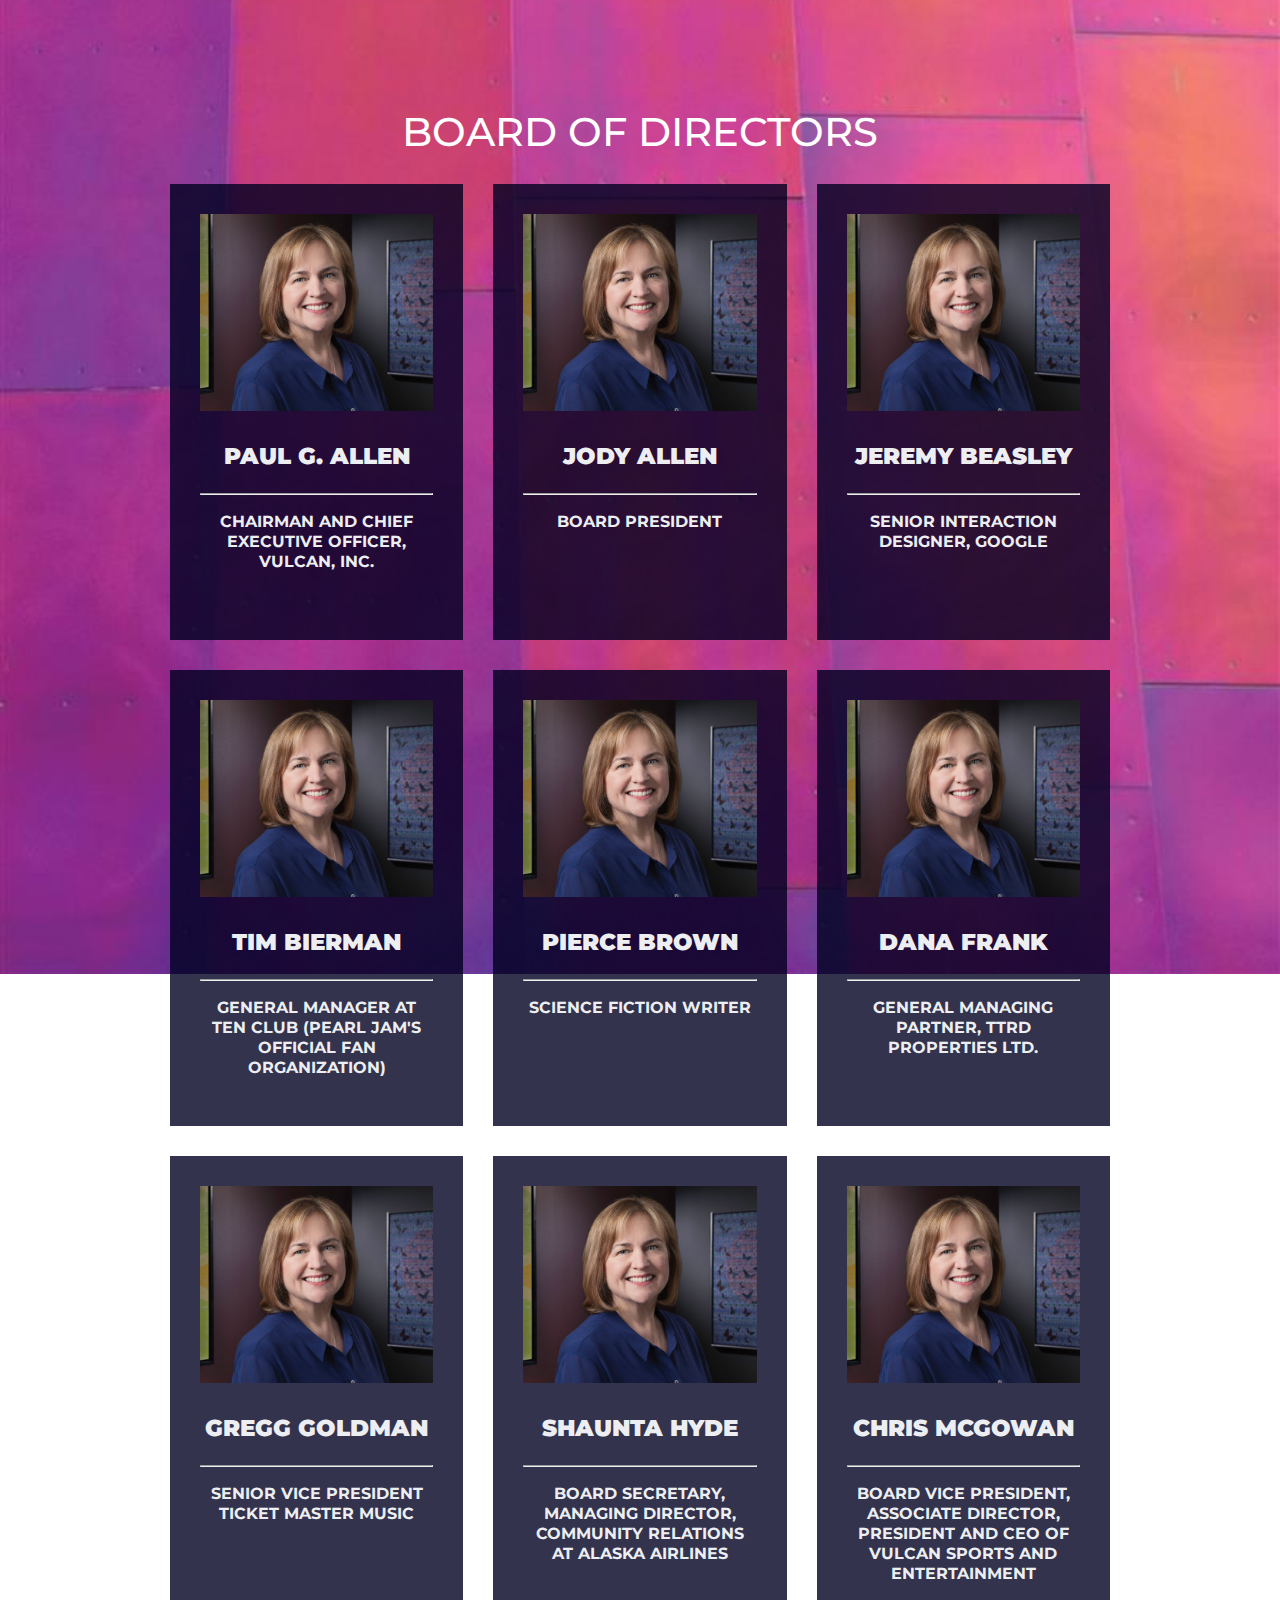
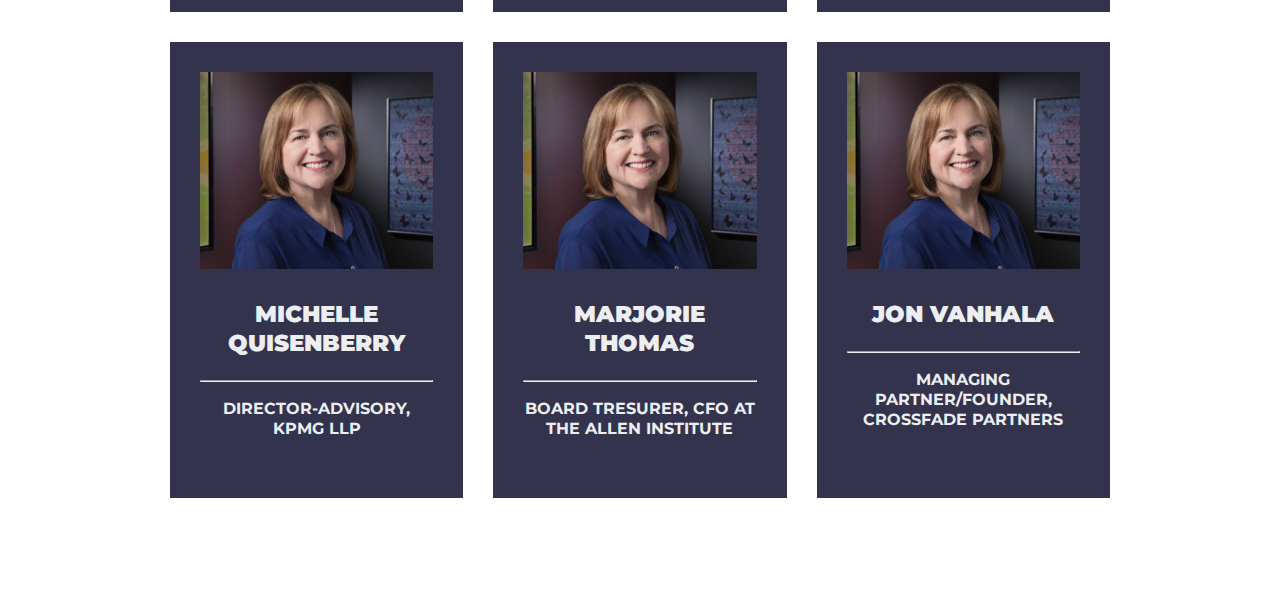
<file: ExpandingGridVersion/index.html>
<!DOCTYPE html>
<html lang="en">
<head>
  <meta charset="UTF-8">
  <meta name="viewport" content="width=device-width, initial-scale=1.0">
  <script src="https://ajax.googleapis.com/ajax/libs/jquery/3.4.1/jquery.min.js"></script>
  <link href="https://fonts.googleapis.com/css2?family=Montserrat&display=swap" rel="stylesheet">
  <script src="https://code.jquery.com/jquery-3.5.1.slim.min.js" integrity="sha384-DfXdz2htPH0lsSSs5nCTpuj/zy4C+OGpamoFVy38MVBnE+IbbVYUew+OrCXaRkfj" crossorigin="anonymous"></script>
  <link rel="stylesheet" href="https://stackpath.bootstrapcdn.com/font-awesome/4.7.0/css/font-awesome.min.css" integrity="sha384-wvfXpqpZZVQGK6TAh5PVlGOfQNHSoD2xbE+QkPxCAFlNEevoEH3Sl0sibVcOQVnN" crossorigin="anonymous">
  <link rel="stylesheet" href="./css/styles.css">
  <script src="./js/scripts.js"></script>
  
  <title>MoPOP Board of Directors</title>
</head>
<body>
  <div class="wrapper">

    <div class="header">
      <h1 class="header__title">Board Of Directors</h1>
    </div>
  
    <div class="cards">
  
      <div class=" card [ is-collapsed ] ">
        <div class="card__inner [ js-expander ]">
          <div class="head-shot">
            <img src="./img/JodyAllen.jpg" alt="Paul G. Allen">
          </div>
          <div class="profile-name"><h3><strong>Paul G. Allen</strong></h3></div>
          <hr/>
          <div class="profile-title"><h3>Chairman and Chief Executive Officer, Vulcan, Inc.</h3></div>
        </div>
        <div class="card__expander">
          <i class="fa fa-close [ js-collapser ]"></i>
          <div class="text-container">
            <p>
              <br/>
              <br/>
              With lifetime giving totaling over $2 billion, investor and philanthropist Paul G. Allen has spent his career tackling some of the world’s biggest challenges and pushing the boundaries of what’s possible. Through both for-profit and philanthropic investments, Allen has sparked important developments and innovations in the areas of science, technology, education, conservation, the arts and community improvement.
              <br/>
              <br/>
              Allen, who co-founded Microsoft in 1975, is mapping new frontiers and fueling exploration across a broad range of industries as the founder and chairman of Vulcan Inc., the Seattle-based company that oversees his business and philanthropic efforts. Allen’s vision has forwarded projects such as leading the massive redevelopment of Seattle’s South Lake Union neighborhood, founding three museums including Seattle’s critically acclaimed EMP Museum, funding the first privately-backed effort to successfully put a civilian in suborbital space, and launching Stratolaunch Systems, which is developing a revolutionary airborne launch system. He also owns the Seattle Seahawks of the National Football League, the Portland Trail Blazers of the National Basketball Association, and is part of the primary ownership group for the Seattle Sounders FC, the city's Major League Soccer team.
              <br/>
              <br/>
              Allen is included among the world’s leading philanthropists who have pledged to give away the majority of their fortunes to charity. His giving is channeled through The Paul G. Allen Family Foundation, and through direct gifts, including $26 million in 2010 to Washington State University for the Paul G. Allen School for Global Animal Health. In 2003, he founded the Allen Institute for Brain Science to accelerate understanding of the human brain in health and disease, supporting the Seattle non-profit with $500 million to date. A decade later, he launched the Allen Institute for the Artificial Intelligence to explore critical questions in AI.  
              <br/>
              <br/>
              Allen’s award-winning film company, Vulcan Productions, develops and supports media projects that help audiences understand the world around them and respond to challenges. Idea Man, Allen's 2011 memoir, was a New York Times bestseller.
            </p>
          </div>
        </div>
      </div>
  
      <div class=" card [ is-collapsed ] ">
        <div class="card__inner [ js-expander ]">
          <div class="head-shot">
            <img src="./img/JodyAllen.jpg" alt="Paul G. Allen">
          </div>
          <div class="profile-name"><h3><strong>Jody Allen</strong></h3></div>
          <hr/>
          <div class="profile-title"><h3>Board President</h3></div>
        </div>
        <div class="card__expander">
          <i class="fa fa-close [ js-collapser ]"></i>
          <div class="text-container">
            <p>
              <br/>
              <br/>
              Jody Allen is an American businesswoman and philanthropist. She served as the chief executive officer of the investment and project management company, Vulcan Inc., based in Seattle, Washington until October 2015. She is also the co-founder of the Paul G. Allen Family Foundation. She has developed and led a wide range of Allen's business and charitable endeavors around the world. An active member of the arts and education communities, Ms. Allen served on the boards of the Oregon Shakespeare Festival, the Allen Institute for Brain Science, the Seattle Seahawks Charitable Foundation, Theatre Communications Group, the University of Washington Foundation, the Museum of Glass, and the Los Angeles International Film Festival.
            </p>
          </div>
        </div>
      </div>
  
      <div class=" card [ is-collapsed ] ">
        <div class="card__inner [ js-expander ]">
          <div class="head-shot">
            <img src="./img/JodyAllen.jpg" alt="Paul G. Allen">
          </div>
          <div class="profile-name"><h3><strong>Jeremy Beasley</strong></h3></div>
          <hr/>
          <div class="profile-title"><h3>Senior Interaction Designer, Google</h3></div>
        </div>
        <div class="card__expander">
          <i class="fa fa-close [ js-collapser ]"></i>
          <div class="text-container">
            <p>
              <br/>
              <br/>
              Jeremy joined the board of MoPOP in 2020. At google, he works on cloud computing – specifically around AI/ML usability.  Jeremy has robust experience in UX design and product management. His experience crafting product vision and driving design in fast-moving and diverse environments spans the gamut of large tech (Microsoft, Google, Apple), early stage startups, and even small innovation design studios.  
                <br/>
                <br/>
              Jeremy has focused on incubating and delivering new product experiences that users value; that leverage emerging technologies; and that help companies differentiate in competitive markets. Jeremy believes that technology, shaped by smart design, has the power to elevate and complement human potential. 
                <br/>
                <br/>
              At Intentional Futures (iF), Jeremy worked with various clients to translate business imperatives into product strategies and design and deliver meaningful experiences. Prior to iF, he led product planning and execution of Bing Mobile at Microsoft. 
            </p>
          </div>
        </div>
      </div>
  
      <div class=" card [ is-collapsed ] ">
        <div class="card__inner [ js-expander ]">
          <div class="head-shot">
            <img src="./img/JodyAllen.jpg" alt="Paul G. Allen">
          </div>
          <div class="profile-name"><h3><strong>Tim Bierman</strong></h3></div>
          <hr/>
          <div class="profile-title"><h3>General Manager at Ten Club (Pearl Jam's Official Fan Organization)</h3></div>
        </div>
        <div class="card__expander">
          <i class="fa fa-close [ js-collapser ]"></i>
          <div class="text-container">
            <p>
              <br/>
              <br/>
              Tim Bierman has managed the Ten Club since 1998. In those years, he has taken an enthusiastic, start-up fan club and steered it toward a fiscally viable example of what a fan organization can be in today's volatile music industry climate. Ten Club has been the official Pearl Jam fan organization since the 1991 release of the band's seminal debut album, Ten. An extension of the band's gratitude to its passionate fan base, Ten Club's priority has always been to take care of the fans first. Through providing up to the minute information on the band's music, tour schedules, side projects, philanthropic endeavors, etc., Ten Club has grown into a successful, interactive fan club model that is highly regarded throughout the music industry. 
              <br/>
              <br/>
              In addition to a resource for all things "Pearl Jam" Ten Club has also built an exclusive merchandising and ticketing arm that provides members with access to limited edition collectibles, digital bootlegs and priority pre-sale ticketing to Pearl Jam engagements. Starting out as a mail-order "paper" fan club, Ten Club has continually evolved to meet the fans needs and become what it is today. 
            </p>
          </div>
        </div>
      </div>
  
      <div class=" card [ is-collapsed ] ">
        <div class="card__inner [ js-expander ]">
          <div class="head-shot">
            <img src="./img/JodyAllen.jpg" alt="Paul G. Allen">
          </div>
          <div class="profile-name"><h3><strong>Pierce Brown</strong></h3></div>
          <hr/>
          <div class="profile-title"><h3>Science Fiction Writer</h3></div>
        </div>
        <div class="card__expander">
          <i class="fa fa-close [ js-collapser ]"></i>
          <div class="text-container">
            <p>
              <br/>
              <br/>
              Pierce Brown spent his childhood building forts and setting traps for cousins in the woods of six states and the deserts of two. Graduating from college in 2010, he fancied the idea of continuing his studies at Hogwarts. Unfortunately, he doesn’t have a magical bone in his body. So, while trying to make it as a writer, he worked as a manager of social media at a startup tech company, toiled as a peon on the Disney lot of ABC Studios, did his time as an NBC page, and gave sleep deprivation a new meaning during his stint as an aide on the U.S. Senate campaign. Now, he lives in Los Angeles, where he scribbles tales of spaceships, wizards, ghouls, and most things old or bizarre.
            </p>
          </div>
        </div>
      </div>
  
      <div class=" card [ is-collapsed ] ">
        <div class="card__inner [ js-expander ]">
          <div class="head-shot">
            <img src="./img/JodyAllen.jpg" alt="Paul G. Allen">
          </div>
          <div class="profile-name"><h3><strong>Dana Frank</strong></h3></div>
          <hr/>
          <div class="profile-title"><h3>General Managing Partner, TTRD Properties Ltd.</h3></div>
        </div>
        <div class="card__expander">
          <i class="fa fa-close [ js-collapser ]"></i>
          <div class="text-container">
            <p>
              <br/>
              <br/>
              Dana has been the General Managing Partner of Frank Family Properties, the family owned and operated rental property business in Seattle for the last 21 years. She has a degree in Business from University of Washington. Frank is affiliated with the Treehouse for Foster Kids, which gives children in foster care a childhood and a future. Frank was Co-chair of the 2013 25th Anniversary Gala where she raised over $550,000. She is a founder of Holiday Shopping Drive for Foster Children which began in 2005. In 2015, Frank Co-Chaired the Jungle Party Woodland Park Zoo, which raised over $2 million. That same year, Frank Co-Chaired the Bellevue Life Spring Wine Gala, which raised over $500,000.
            </p>
          </div>
        </div>
      </div>
  
      <div class=" card [ is-collapsed ] ">
        <div class="card__inner [ js-expander ]">
          <div class="head-shot">
            <img src="./img/JodyAllen.jpg" alt="Paul G. Allen">
          </div>
          <div class="profile-name"><h3><strong>Gregg Goldman</strong></h3></div>
          <hr/>
          <div class="profile-title"><h3>Senior Vice PResident Ticket Master Music</h3></div>
        </div>
        <div class="card__expander">
          <i class="fa fa-close [ js-collapser ]"></i>
          <div class="text-container">
            <p>
              <br/>
              <br/>
              Gregg is a proven music industry leader with deep experience in strategy, operations, budgeting/planning, people management, brand management, and legal/deal making. Prior to working as the SVP of Ticketmaster Music, Gregg served as the Head of Business Development for MoPOP for 4 years. Gregg founded the digital agency, 29th Drive, handling operations, finance, business development, legal and HR for the start-up B2B digital agency. Gregg has also worked for Rhino Entertainment and Sony Music Entertainment.  
              <br/>
              <br/>
              He has served on the boards of Play Mountain Place and MoPOP as well as volunteered at Upstream Music Fest + Summit and Big Brothers Big Sisters of Greater Los Angeles.
            </p>
          </div>
        </div>
      </div>
  
      <div class=" card [ is-collapsed ] ">
        <div class="card__inner [ js-expander ]">
          <div class="head-shot">
            <img src="./img/JodyAllen.jpg" alt="Paul G. Allen">
          </div>
          <div class="profile-name"><h3><strong>Shaunta Hyde</strong></h3></div>
          <hr/>
          <div class="profile-title"><h3>Board Secretary, Managing Director, Community Relations at Alaska Airlines</h3></div>
        </div>
        <div class="card__expander">
          <i class="fa fa-close [ js-collapser ]"></i>
          <div class="text-container">
            <p>
              <br/>
              <br/>
              Prior to joining Alaska Airlines, Hyde was the director of global aviation policy for the Boeing Company for 12 years. In 2002, Hyde worked for The Metropolitan King County Council then served as a government relations manager for the King County Executive. 
              <br/>
              <br/>
              Hyde holds a bachelor's degree in communications from Seattle University and an executive master's degree in Business Administration from the University of Washington's Foster School of Business. She is on the board of the Washington State Board of Community and Technical Colleges, a member of the International Association of Women in Aviation and a board member of Pioneer Human Services and Museum of Flight.
            </p>
          </div>
        </div>
      </div>
  
      <div class=" card [ is-collapsed ] ">
        <div class="card__inner [ js-expander ]">
          <div class="head-shot">
            <img src="./img/JodyAllen.jpg" alt="Paul G. Allen">
          </div>
          <div class="profile-name"><h3><strong>Chris McGowan</strong></h3></div>
          <hr/>
          <div class="profile-title"><h3>Board Vice PResident, Associate Director, President and CEO of Vulcan Sports and Entertainment</h3></div>
        </div>
        <div class="card__expander">
          <i class="fa fa-close [ js-collapser ]"></i>
          <div class="text-container">
            <p>
              <br/>
              <br/>
              McGowan serves as Chief Executive Officer of Vulcan Sports and Entertainment (VSE) where he oversees business operations of all VSE sports franchises and facilities, including the Portland Trail Blazers (NBA) and Seattle Seahawks (NFL). He also serves as the VSE representative for the ownership stake in the Seattle Sounders (MLS). In 2017, McGowan’s role expanded to include being named President of Vulcan Arts + Entertainment (VA+E).  
              <br/>
              <br/>
              Locally, McGowan is active in the Portland community and currently serves as a board member of the, Doernbecher Children’s Hospital Foundation, Oregon Sports Authority and the Oregon Business Council. 
              <br/>
              <br/>
              McGowan earned his bachelor’s degree in International Relations from the University of Delaware in 1996, where he was captain of the soccer team. Chris, his wife Susan and their two sons reside in Southwest Portland.
            </p>
          </div>
        </div>
      </div>

      <div class=" card [ is-collapsed ] ">
        <div class="card__inner [ js-expander ]">
          <div class="head-shot">
            <img src="./img/JodyAllen.jpg" alt="Paul G. Allen">
          </div>
          <div class="profile-name"><h3><strong>Michelle Quisenberry</strong></h3></div>
          <hr/>
          <div class="profile-title"><h3>Director-Advisory, KPMG LLp</h3></div>
        </div>
        <div class="card__expander">
          <i class="fa fa-close [ js-collapser ]"></i>
          <div class="text-container">
            <p>
              <br/>
              <br/>
              Michelle joined the MoPOP Board of Directors in 2020.
              <br/>
              <br/>  
              Currently: As a Director within KPMG's Internal Audit and Enterprise Risk practice, Michelle guides the delivery of KPMG Advisory services to some of the world's leading companies to help them create world-class business management processes to address emerging risks. She had extensive experience in providing internal audit and governance, risk and compliance services spanning a variety of industries including: technology, life sciences, financial services and emerging growth companies. Former Director of Finance at MoPOP (1997-2000) Her work at MoPOP included a $100 million construction project, development of exhibits, destination restaurant and nightclub, retail store, ride-like attraction, educational programs, electronic commerce, intellectual properties and proprietary technology. Implemented PeopleSoft ERP system. Company grew from 15 to 350 employees.  
              <br/>
              <br/>
              Background: Attended Central Washington University and graduated with a Bachelor of Science in Accounting. Prior to KPMG, Michelle was the Compliance Director at Canadian Therapeutics, Inc from 2009-2018, Expedia Group from 2016-2017, and Seattle Genetics in 2018. 
              <br/>
              <br/>
              Philanthropy: Michelle has been on the board of directors at several Seattle organizations including: Stand for Courage Foundation, Tourism Development Committee (Appointed by the City of Kirkland City Council to advise the Council on allocating the lodging excise tax fund for tourism promotion.), International Women’s Forum, Seattle Children’s Global Health Guild, and she has been the Board Chairman of the Seattle International Film Festival for 10 years. 
            </p>
          </div>
        </div>
      </div>

      <div class=" card [ is-collapsed ] ">
        <div class="card__inner [ js-expander ]">
          <div class="head-shot">
            <img src="./img/JodyAllen.jpg" alt="Paul G. Allen">
          </div>
          <div class="profile-name"><h3><strong>Marjorie Thomas</strong></h3></div>
          <hr/>
          <div class="profile-title"><h3>Board Tresurer, CFO at The Allen Institute</h3></div>
        </div>
        <div class="card__expander">
          <i class="fa fa-close [ js-collapser ]"></i>
          <div class="text-container">
            <p>
              <br/>
              <br/>
              Marjorie Thomas has been the CFO at The Allen Institute since 2017. With nearly 40 years of experience in the industry, she is an accomplished executive and finance leader with a talent for growing companies and optimizing their financial performance. With solid expertise in all facets of financial operations, Marjorie has developed and executed strategies to drive revenue growth and profitability for large, Fortune 500 environments, and am now helping grow and optimize in the non-profit sector at The Allen Institute.  She has a strong understanding of complex financial concepts and processes that influence the strategic direction of an organization and best position an organization for growth and financial longevity. 
              <br/>
              <br/>
            Prior to The Allen Institute, Marjorie was CFO at RealNetworks. In addition to that, she was VP, FP&A, IR and Treasury at Intuit where she played a strategic leadership role as a key member of the senior executive management for a publicly-traded software company providing business and financial management solutions for small businesses, consumers and accounting professionals. Prior to Intuit, Marjorie was SVP and Corporate Controller at Sony Electronics where she oversaw financial analysis, accounting, credit, order-to-cash, financial governance, policy and compliance for a $10B Sony subsidiary responsible for all electronics sales and marketing in the US, and manufacturing activity throughout North America. While at Sony, Marjorie was a member of Sony Electronics Executive Committee, overseeing the company’s strategic direction. She has served as a member of the board of directors of Junior Achievement of Northern California, a board member for HP Globalsoft in India, and an advisory board member for the Boise State University Accounting Board. A native of the Mountain West, Thomas received a B.A. in Business Accounting from Boise State University.  
            </p>
          </div>
        </div>
      </div>

      <div class=" card [ is-collapsed ] ">
        <div class="card__inner [ js-expander ]">
          <div class="head-shot">
            <img src="./img/JodyAllen.jpg" alt="Paul G. Allen">
          </div>
          <div class="profile-name"><h3><strong>Jon Vanhala</strong></h3></div>
          <hr/>
          <div class="profile-title"><h3>Managing Partner/Founder, Crossfade Partners</h3></div>
        </div>
        <div class="card__expander">
          <i class="fa fa-close [ js-collapser ]"></i>
          <div class="text-container">
            <p>
              <br/>
              <br/>
              <p>
                Jon is a creative digital executive, connector, and strategic advisor. A long-time entrepreneur, Jon created his first successful music business in high school (as a working musician) and went on to lead all things digital and new business at the world’s biggest record label. His experience and expertise with small to global companies focuses on practical yet creative innovations that make money and move markets.
                <br/>
                <br/>
                Jon Vanhala was Head of Digital & New Business for Universal Music Group’s East Coast business unit responsible for all digital strategy, new business innovation, strategic partnerships, brand integration, and interactive production for 260 + recording artists, and 20+ of the world’s most famous label brands. He sat on Universal’s Global Digital board to champion the creative entrepreneurial POV. While at UMG he created breakthrough revenue and marketing programs for global icons Jay Z, Rihanna, Justin Bieber, Jennifer Lopez and many others. Yet Jon also worked tirelessly on unknown developing artists campaigns and John Coltrane box sets and classic iconic catalog. He’s a rare exec with depth in creative and business expertise, with the empathy and ability to blend artfulness with big commerce.  </p> 
              
            </p>
          </div>
        </div>
      </div>
  
    </div>
  
  </div>
</body>
</html>
</file>
<file: ExpandingGridVersion/css/styles.css>
* {
  box-sizing: border-box;
}
body {
  font-family: 'Montserrat', sans-serif;
  color: #333a45;
  background-image: url(../img/background.jpg);
  background-size: cover;
  background-position: center center;
  background-repeat: no-repeat;
  background-attachment: fixed;
}
.wrapper {
  margin: 5em auto;
  max-width: 1000px;
  /* background-color: #fff; */
  /* box-shadow: 0 0 5px 0 rgba(0, 0, 0, 0.06); */
}
.header {
  padding: 30px 30px 0;
  text-align: center;
}
.header__title {
  margin: 0;
  text-transform: uppercase;
  font-size: 2.5em;
  font-weight: 500;
  line-height: 1.1;
  color: white;
}

.cards {
  padding: 15px;
  display: flex;
  flex-flow: row wrap;
}
.card {
  margin: 15px;
  width: calc((100% / 3) - 30px);
  transition: all 0.2s ease-in-out;
}
@media screen and (max-width: 991px) {
  .card {
    width: calc((100% / 2) - 30px);
  }
}
@media screen and (max-width: 767px) {
  .card {
    width: 100%;
  }
}
.card:hover .card__inner {
  /* background-color: #1abc9c; */
  transform: scale(1.05);
}
.card__inner {
  width: 100%;
  height: 19em;
  padding: 30px;
  position: relative;
  cursor: pointer;
  background-color:rgba(0, 0, 32, 0.8);
  color: #eceef1;
  font-size: 1.5em;
  text-transform: uppercase;
  text-align: center;
  transition: all 0.2s ease-in-out;
}
.card__inner:after {
  transition: all 0.3s ease-in-out;
}
.card__inner .fa {
  width: 100%;
  margin-top: 0.25em;
  font-size: 1.5em;
}
.card__expander {
  transition: all 0.2s ease-in-out;
  background-color: rgba(0, 0, 32, 0.8);
  width: 100%;
  position: relative;
  display: flex;
  justify-content: center;
  align-items: center;
  text-transform: uppercase;
  color: #eceef1;
  font-size: 1em;
  line-height: 1.5;
}

.text-container {
  padding: 2%;
}

.card__expander .fa {
  font-size: 1.5em;
  position: absolute;
  top: 10px;
  right: 10px;
  cursor: pointer;
}
.card__expander .fa:hover {
  opacity: 0.9;
}
.card.is-collapsed .card__inner:after {
  content: "";
  opacity: 0;
}
.card.is-collapsed .card__expander {
  max-height: 0;
  min-height: 0;
  overflow: hidden;
  margin-top: 0;
  opacity: 0;
}

/* .card.is-expanded .card__inner {
  background-color: #1abc9c;
} */

.card.is-expanded .card__inner:after {
  content: "";
  opacity: 1;
  display: block;
  height: 0;
  width: 0;
  position: absolute;
  bottom: -30px;
  left: calc(50% - 15px);
  border-left: 15px solid transparent;
  border-right: 15px solid transparent;
  border-bottom: 15px solid rgba(0, 0, 32, 0.8);
}
.card.is-expanded .card__inner .fa:before {
  content: "\f115";
}
.card.is-expanded .card__expander {
  max-height: 1000px;
  min-height: 200px;
  overflow: visible;
  margin-top: 30px;
  opacity: 1;
}
.card.is-expanded:hover .card__inner {
  transform: scale(1);
}
.card.is-inactive .card__inner {
  pointer-events: none;
  opacity: 0.5;
}
.card.is-inactive:hover .card__inner {
  background-color: #949fb0;
  transform: scale(1);
}
@media screen and (min-width: 992px) {
  .card:nth-of-type(3n+2) .card__expander {
    margin-left: calc(-100% - 30px);
  }
  .card:nth-of-type(3n+3) .card__expander {
    margin-left: calc(-200% - 60px);
  }
  .card:nth-of-type(3n+4) {
    clear: left;
  }
  .card__expander {
    width: calc(300% + 60px);
  }
}
@media screen and (min-width: 768px) and (max-width: 991px) {
  .card:nth-of-type(2n+2) .card__expander {
    margin-left: calc(-100% - 30px);
  }
  .card:nth-of-type(2n+3) {
    clear: left;
  }
  .card__expander {
    width: calc(200% + 30px);
  }
}

.head-shot img {
  width: 100%;
}

.profile-title {
  font-size: 14px;
}

.profile-name {
  font-size: 20px;
}
</file>
